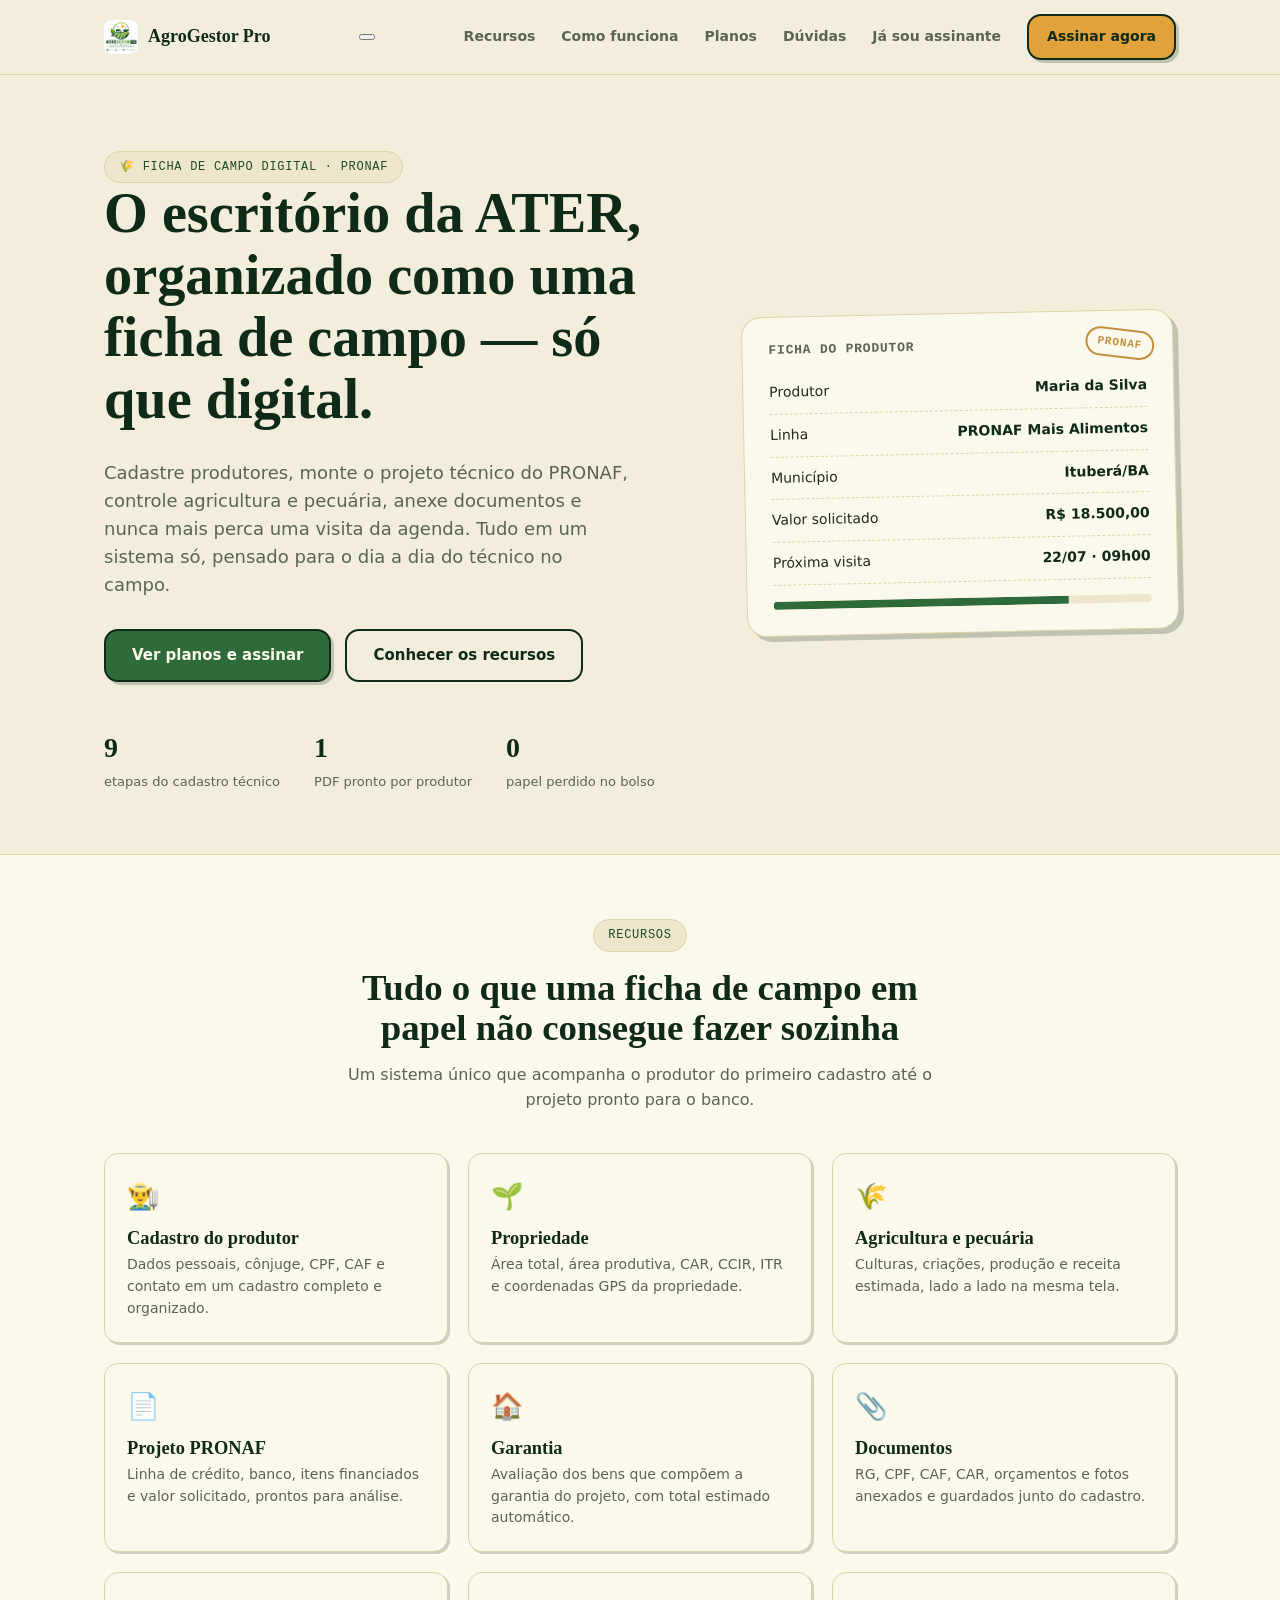
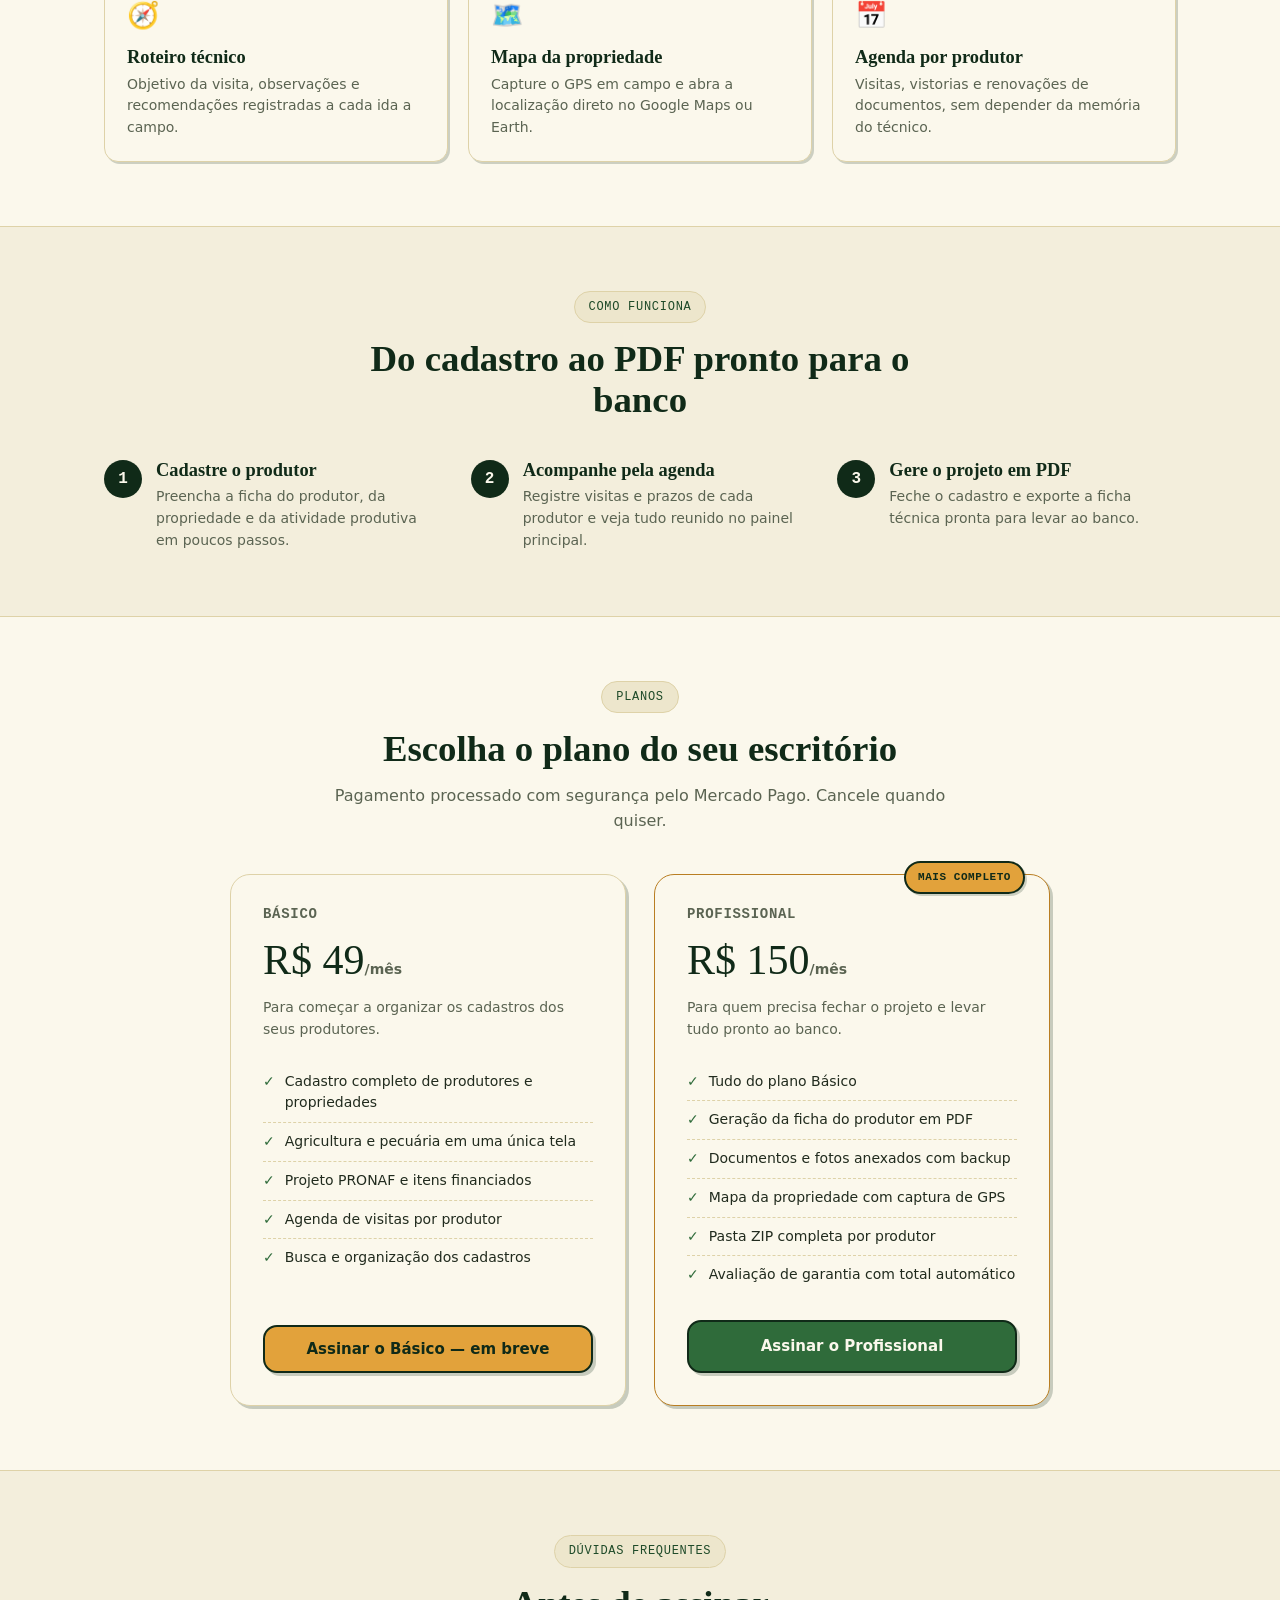
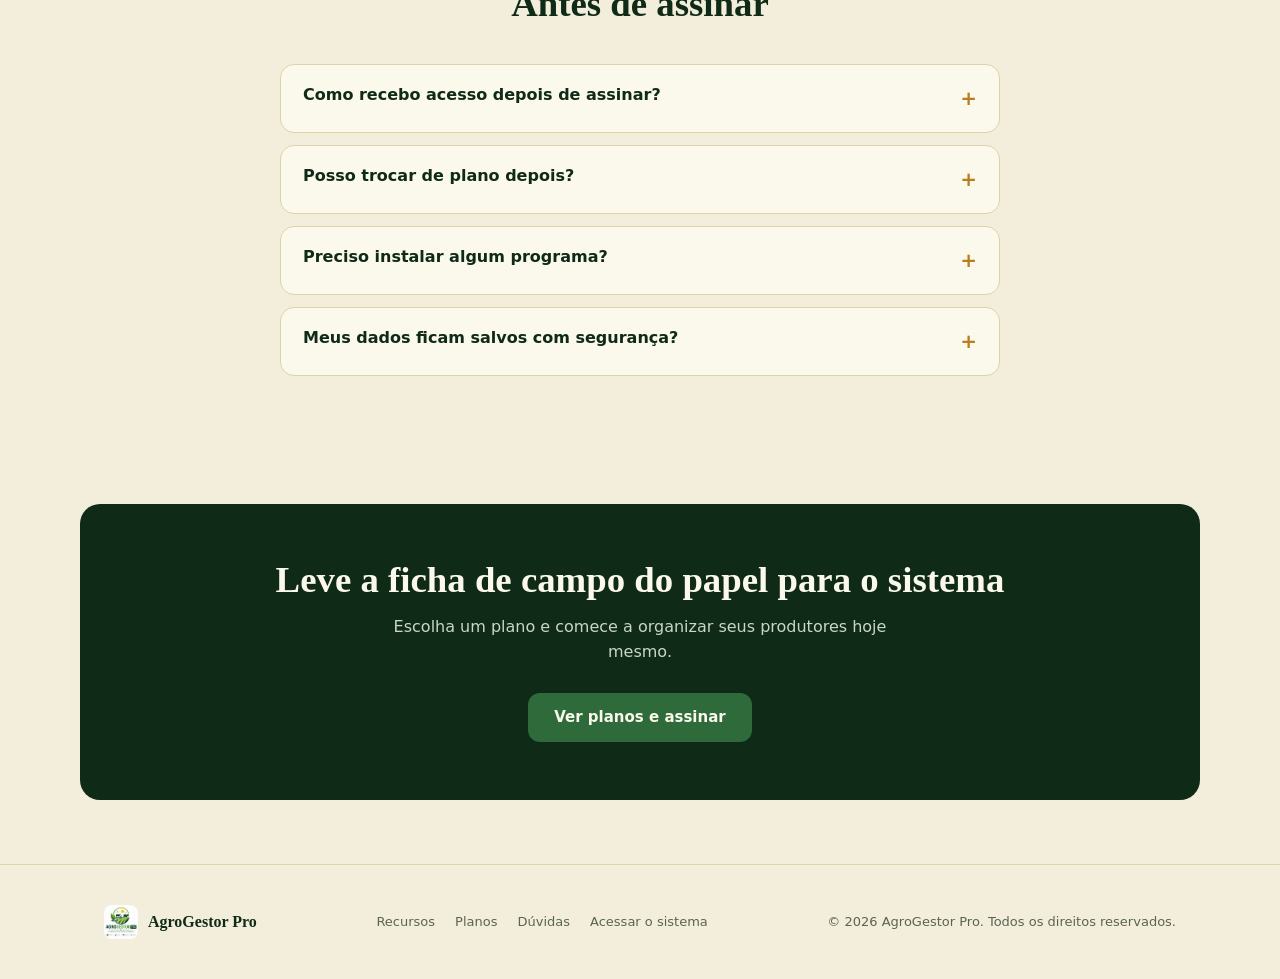
<file: index.html>
<!DOCTYPE html>
<html lang="pt-BR">
<head>
<meta charset="UTF-8" />
<meta name="viewport" content="width=device-width, initial-scale=1.0" />
<title>AgroGestor Pro — Ficha de campo digital para técnicos de ATER</title>
<meta name="description" content="Cadastre produtores, monte projetos PRONAF e organize a agenda de visitas em um único lugar. Conheça os planos do AgroGestor Pro." />
<link rel="canonical" href="https://agrogestropro.com.br/" />

<!-- Segurança: cabeçalhos que o navegador consegue aplicar via meta tag.
     O restante (X-Frame-Options, HSTS etc.) está no arquivo _headers, que
     precisa ser servido pelo host — meta tag sozinha não cobre tudo. -->
<meta http-equiv="Content-Security-Policy" content="default-src 'self'; style-src 'self' https://fonts.googleapis.com; font-src https://fonts.gstatic.com; img-src 'self' data:; script-src 'self'; frame-ancestors 'none'; base-uri 'self'; form-action 'self' https://www.mercadopago.com.br https://mpago.la; upgrade-insecure-requests" />
<meta name="referrer" content="strict-origin-when-cross-origin" />
<meta name="robots" content="index, follow" />

<!-- Open Graph / compartilhamento -->
<meta property="og:type" content="website" />
<meta property="og:title" content="AgroGestor Pro — Ficha de campo digital para técnicos de ATER" />
<meta property="og:description" content="Cadastre produtores, monte projetos PRONAF e organize a agenda de visitas em um único lugar." />
<meta property="og:image" content="https://agrogestorpro.com.br/assets/logo.png" />
<meta property="og:url" content="https://agrogestorpro.com.br/" />
<meta property="og:locale" content="pt_BR" />
<meta name="twitter:card" content="summary" />

<link rel="icon" type="image/png" href="assets/logo.png" />
<link rel="apple-touch-icon" href="assets/logo.png" />
<link rel="preconnect" href="https://fonts.googleapis.com" />
<link rel="preconnect" href="https://fonts.gstatic.com" crossorigin />
<link rel="stylesheet" href="style.css" />

<script type="application/ld+json">
{
  "@context": "https://schema.org",
  "@type": "SoftwareApplication",
  "name": "AgroGestor Pro",
  "applicationCategory": "BusinessApplication",
  "operatingSystem": "Web",
  "description": "Ficha de campo digital para técnicos de ATER: cadastro de produtores, projetos PRONAF e agenda de visitas.",
  "offers": [
    { "@type": "Offer", "name": "Básico", "price": "49.00", "priceCurrency": "BRL" },
    { "@type": "Offer", "name": "Profissional", "price": "150.00", "priceCurrency": "BRL" }
  ]
}
</script>
</head>
<body>

<nav class="nav">
  <div class="container">
    <a href="#topo" class="brand"><img src="assets/logo.png" alt="AgroGestor Pro" width="34" height="34"><strong>AgroGestor Pro</strong></a>
    <button class="nav-toggle" id="navToggle" aria-expanded="false" aria-controls="navLinks" aria-label="Abrir menu">
      <span></span><span></span><span></span>
    </button>
    <div class="nav-links" id="navLinks">
      <a href="#recursos">Recursos</a>
      <a href="#como-funciona">Como funciona</a>
      <a href="#planos">Planos</a>
      <a href="#faq">Dúvidas</a>
      <a class="nav-login" href="https://www.agrogestorpro.com.br/" title="Para quem já assina" rel="noopener noreferrer">Já sou assinante</a>
      <a class="btn" href="#planos">Assinar agora</a>
    </div>
  </div>
</nav>

<header class="hero" id="topo">
  <div class="container">
    <div>
      <span class="tag">🌾 Ficha de campo digital · PRONAF</span>
      <h1>O escritório da ATER, organizado como uma ficha de campo — só que digital.</h1>
      <p class="hero-lead">Cadastre produtores, monte o projeto técnico do PRONAF, controle agricultura e pecuária, anexe documentos e nunca mais perca uma visita da agenda. Tudo em um sistema só, pensado para o dia a dia do técnico no campo.</p>
      <div class="hero-ctas">
        <a class="btn primary" href="#planos">Ver planos e assinar</a>
        <a class="btn ghost" href="#recursos">Conhecer os recursos</a>
      </div>
      <div class="hero-stats">
        <div><strong>9</strong><span>etapas do cadastro técnico</span></div>
        <div><strong>1</strong><span>PDF pronto por produtor</span></div>
        <div><strong>0</strong><span>papel perdido no bolso</span></div>
      </div>
    </div>
    <div class="ficha-card">
      <h3>Ficha do produtor</h3>
      <div class="ficha-row"><span>Produtor</span><b>Maria da Silva</b></div>
      <div class="ficha-row"><span>Linha</span><b>PRONAF Mais Alimentos</b></div>
      <div class="ficha-row"><span>Município</span><b>Ituberá/BA</b></div>
      <div class="ficha-row"><span>Valor solicitado</span><b>R$ 18.500,00</b></div>
      <div class="ficha-row"><span>Próxima visita</span><b>22/07 · 09h00</b></div>
      <div class="ficha-progress"><span></span></div>
    </div>
  </div>
</header>

<section id="recursos" class="alt">
  <div class="container">
    <div class="section-head">
      <span class="tag">Recursos</span>
      <h2>Tudo o que uma ficha de campo em papel não consegue fazer sozinha</h2>
      <p class="muted">Um sistema único que acompanha o produtor do primeiro cadastro até o projeto pronto para o banco.</p>
    </div>
    <div class="features-grid">
      <div class="feature"><span>👨‍🌾</span><h3>Cadastro do produtor</h3><p>Dados pessoais, cônjuge, CPF, CAF e contato em um cadastro completo e organizado.</p></div>
      <div class="feature"><span>🌱</span><h3>Propriedade</h3><p>Área total, área produtiva, CAR, CCIR, ITR e coordenadas GPS da propriedade.</p></div>
      <div class="feature"><span>🌾</span><h3>Agricultura e pecuária</h3><p>Culturas, criações, produção e receita estimada, lado a lado na mesma tela.</p></div>
      <div class="feature"><span>📄</span><h3>Projeto PRONAF</h3><p>Linha de crédito, banco, itens financiados e valor solicitado, prontos para análise.</p></div>
      <div class="feature"><span>🏠</span><h3>Garantia</h3><p>Avaliação dos bens que compõem a garantia do projeto, com total estimado automático.</p></div>
      <div class="feature"><span>📎</span><h3>Documentos</h3><p>RG, CPF, CAF, CAR, orçamentos e fotos anexados e guardados junto do cadastro.</p></div>
      <div class="feature"><span>🧭</span><h3>Roteiro técnico</h3><p>Objetivo da visita, observações e recomendações registradas a cada ida a campo.</p></div>
      <div class="feature"><span>🗺️</span><h3>Mapa da propriedade</h3><p>Capture o GPS em campo e abra a localização direto no Google Maps ou Earth.</p></div>
      <div class="feature"><span>📅</span><h3>Agenda por produtor</h3><p>Visitas, vistorias e renovações de documentos, sem depender da memória do técnico.</p></div>
    </div>
  </div>
</section>

<section id="como-funciona">
  <div class="container">
    <div class="section-head">
      <span class="tag">Como funciona</span>
      <h2>Do cadastro ao PDF pronto para o banco</h2>
    </div>
    <div class="steps">
      <div class="step"><h3>Cadastre o produtor</h3><p>Preencha a ficha do produtor, da propriedade e da atividade produtiva em poucos passos.</p></div>
      <div class="step"><h3>Acompanhe pela agenda</h3><p>Registre visitas e prazos de cada produtor e veja tudo reunido no painel principal.</p></div>
      <div class="step"><h3>Gere o projeto em PDF</h3><p>Feche o cadastro e exporte a ficha técnica pronta para levar ao banco.</p></div>
    </div>
  </div>
</section>

<section id="planos" class="alt">
  <div class="container">
    <div class="section-head">
      <span class="tag">Planos</span>
      <h2>Escolha o plano do seu escritório</h2>
      <p class="muted">Pagamento processado com segurança pelo Mercado Pago. Cancele quando quiser.</p>
    </div>
    <div class="plans">
      <div class="plan">
        <h3>Básico</h3>
        <div class="price">R$ 49<small>/mês</small></div>
        <p class="plan-desc">Para começar a organizar os cadastros dos seus produtores.</p>
        <ul>
          <li>Cadastro completo de produtores e propriedades</li>
          <li>Agricultura e pecuária em uma única tela</li>
          <li>Projeto PRONAF e itens financiados</li>
          <li>Agenda de visitas por produtor</li>
          <li>Busca e organização dos cadastros</li>
        </ul>
        <!-- IMPORTANTE: ainda falta o link de pagamento real do plano Básico no Mercado Pago.
             Até lá, este botão NÃO deve ser um href="#" morto (isso rola a página pro topo e
             passa a impressão de link quebrado). Ele fica desabilitado com aviso claro. Assim
             que você tiver o link do Mercado Pago para o Básico, troque o <span> por um <a
             class="btn block" href="SEU_LINK_MERCADO_PAGO" rel="noopener noreferrer"> normal. -->
        <button class="btn block" id="linkBasico" type="button" disabled aria-disabled="true" title="Link de pagamento em configuração">Assinar o Básico — em breve</button>
      </div>
      <div class="plan pro">
        <span class="plan-badge">Mais completo</span>
        <h3>Profissional</h3>
        <div class="price">R$ 150<small>/mês</small></div>
        <p class="plan-desc">Para quem precisa fechar o projeto e levar tudo pronto ao banco.</p>
        <ul>
          <li>Tudo do plano Básico</li>
          <li>Geração da ficha do produtor em PDF</li>
          <li>Documentos e fotos anexados com backup</li>
          <li>Mapa da propriedade com captura de GPS</li>
          <li>Pasta ZIP completa por produtor</li>
          <li>Avaliação de garantia com total automático</li>
        </ul>
        <a class="btn primary block" href="https://mpago.la/2Jd6k8a" id="linkPro" target="_blank" rel="noopener noreferrer">Assinar o Profissional</a>
      </div>
    </div>
  </div>
</section>

<section id="faq">
  <div class="container">
    <div class="section-head">
      <span class="tag">Dúvidas frequentes</span>
      <h2>Antes de assinar</h2>
    </div>
    <div class="faq">
      <details>
        <summary>Como recebo acesso depois de assinar?</summary>
        <p>Assim que o pagamento é aprovado pelo Mercado Pago, você é direcionado para a página de confirmação com o botão de acesso ao sistema.</p>
      </details>
      <details>
        <summary>Posso trocar de plano depois?</summary>
        <p>Sim. Você pode migrar do Básico para o Profissional quando precisar dos recursos de PDF, documentos e mapa.</p>
      </details>
      <details>
        <summary>Preciso instalar algum programa?</summary>
        <p>Não. O AgroGestor Pro funciona pelo navegador, direto no computador ou celular.</p>
      </details>
      <details>
        <summary>Meus dados ficam salvos com segurança?</summary>
        <p>Sim, os cadastros ficam guardados na sua conta, protegidos por login e senha.</p>
      </details>
    </div>
  </div>
</section>

<section class="cta-final">
  <div class="container">
    <h2>Leve a ficha de campo do papel para o sistema</h2>
    <p>Escolha um plano e comece a organizar seus produtores hoje mesmo.</p>
    <a class="btn primary" href="#planos">Ver planos e assinar</a>
  </div>
</section>

<footer class="site">
  <div class="container">
    <a href="#topo" class="brand"><img src="assets/logo.png" alt="AgroGestor Pro" width="34" height="34" loading="lazy"><strong>AgroGestor Pro</strong></a>
    <div class="foot-links">
      <a href="#recursos">Recursos</a>
      <a href="#planos">Planos</a>
      <a href="#faq">Dúvidas</a>
      <a href="https://agrogestropro.com.br" target="_blank" rel="noopener noreferrer">Acessar o sistema</a>
    </div>
    <small>© <span id="ano"></span> AgroGestor Pro. Todos os direitos reservados.</small>
  </div>
</footer>

<script src="script.js" defer></script>
</body>
</html>
</file>
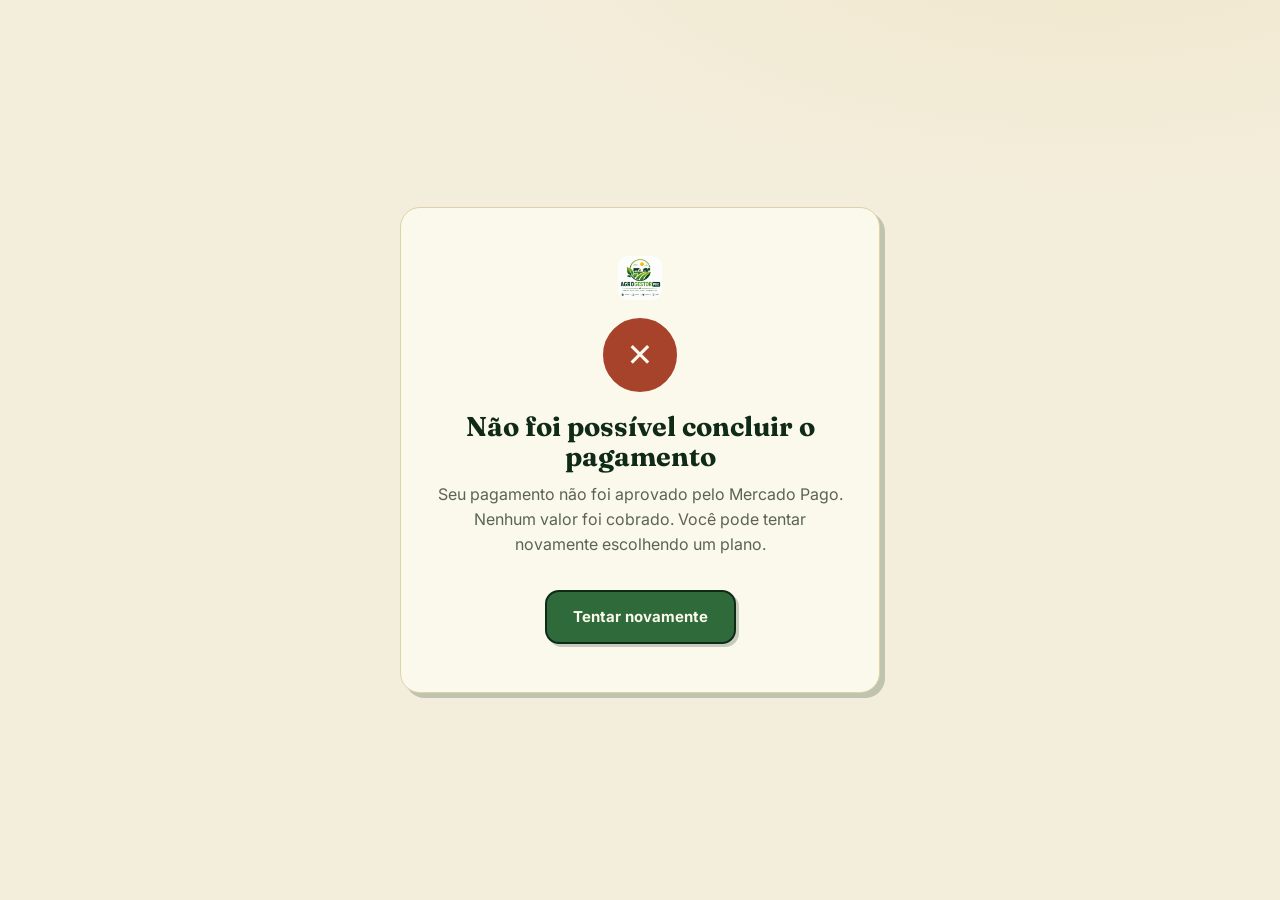
<file: erro.html>
<!DOCTYPE html>
<html lang="pt-BR">
<head>
<meta charset="UTF-8" />
<meta name="viewport" content="width=device-width, initial-scale=1.0" />
<title>Pagamento não concluído — AgroGestor Pro</title>
<link rel="icon" type="image/png" href="assets/logo.png" />
<link rel="preconnect" href="https://fonts.googleapis.com" />
<link rel="preconnect" href="https://fonts.gstatic.com" crossorigin />
<link rel="stylesheet" href="style.css" />
</head>
<body>
  <div class="status-screen">
    <div class="status-card fail">
      <img src="assets/logo.png" alt="AgroGestor Pro" class="status-logo">
      <div class="stamp-icon">✕</div>
      <h1>Não foi possível concluir o pagamento</h1>
      <p>Seu pagamento não foi aprovado pelo Mercado Pago. Nenhum valor foi cobrado. Você pode tentar novamente escolhendo um plano.</p>
      <a class="btn primary" href="index.html#planos">Tentar novamente</a>
    </div>
  </div>
</body>
</html>
</file>
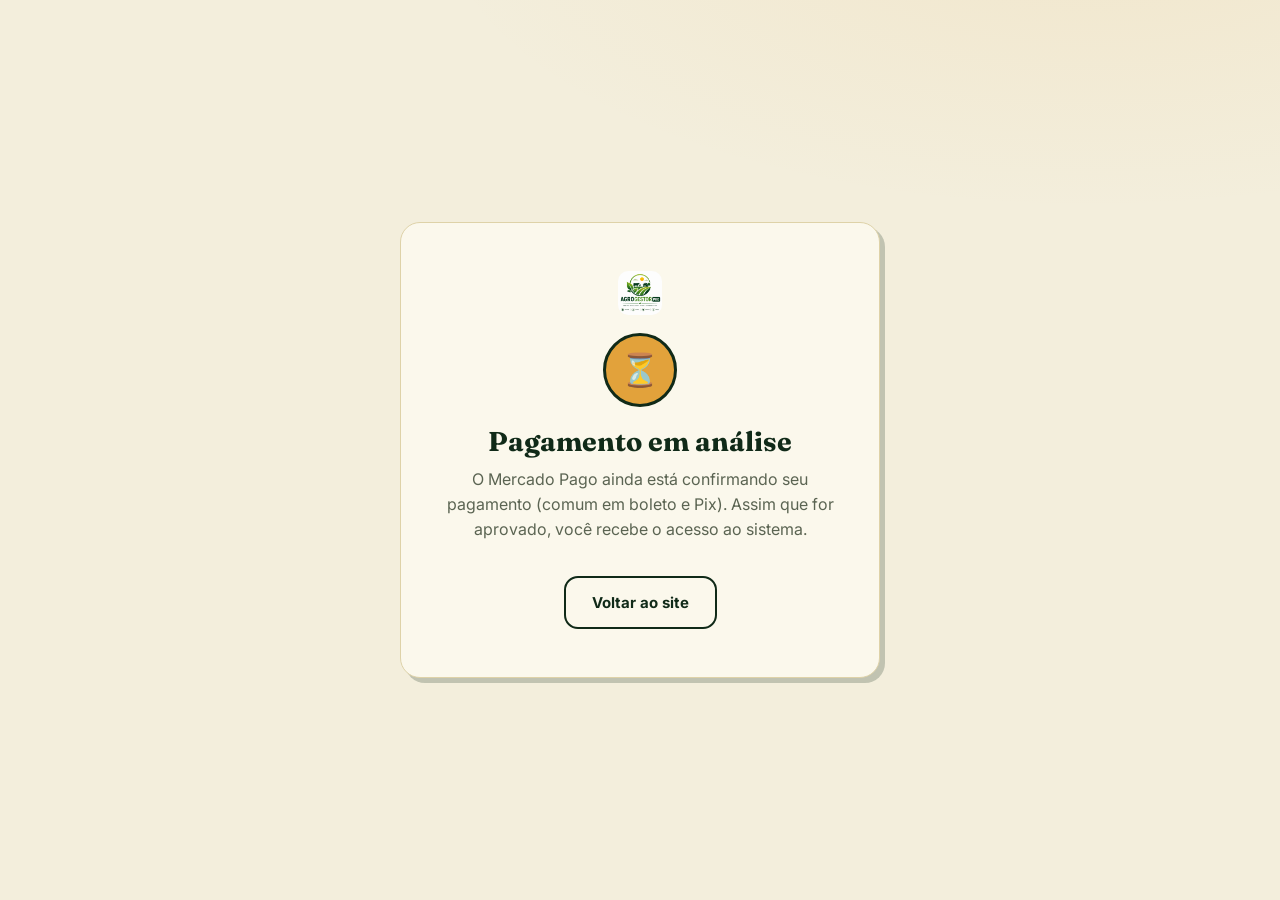
<file: pendente.html>
<!DOCTYPE html>
<html lang="pt-BR">
<head>
<meta charset="UTF-8" />
<meta name="viewport" content="width=device-width, initial-scale=1.0" />
<title>Pagamento em análise — AgroGestor Pro</title>
<link rel="icon" type="image/png" href="assets/logo.png" />
<link rel="preconnect" href="https://fonts.googleapis.com" />
<link rel="preconnect" href="https://fonts.gstatic.com" crossorigin />
<link rel="stylesheet" href="style.css" />
</head>
<body>
  <div class="status-screen">
    <div class="status-card warn">
      <img src="assets/logo.png" alt="AgroGestor Pro" class="status-logo">
      <div class="stamp-icon">⏳</div>
      <h1>Pagamento em análise</h1>
      <p>O Mercado Pago ainda está confirmando seu pagamento (comum em boleto e Pix). Assim que for aprovado, você recebe o acesso ao sistema.</p>
      <a class="btn ghost" href="index.html">Voltar ao site</a>
    </div>
  </div>
</body>
</html>
</file>
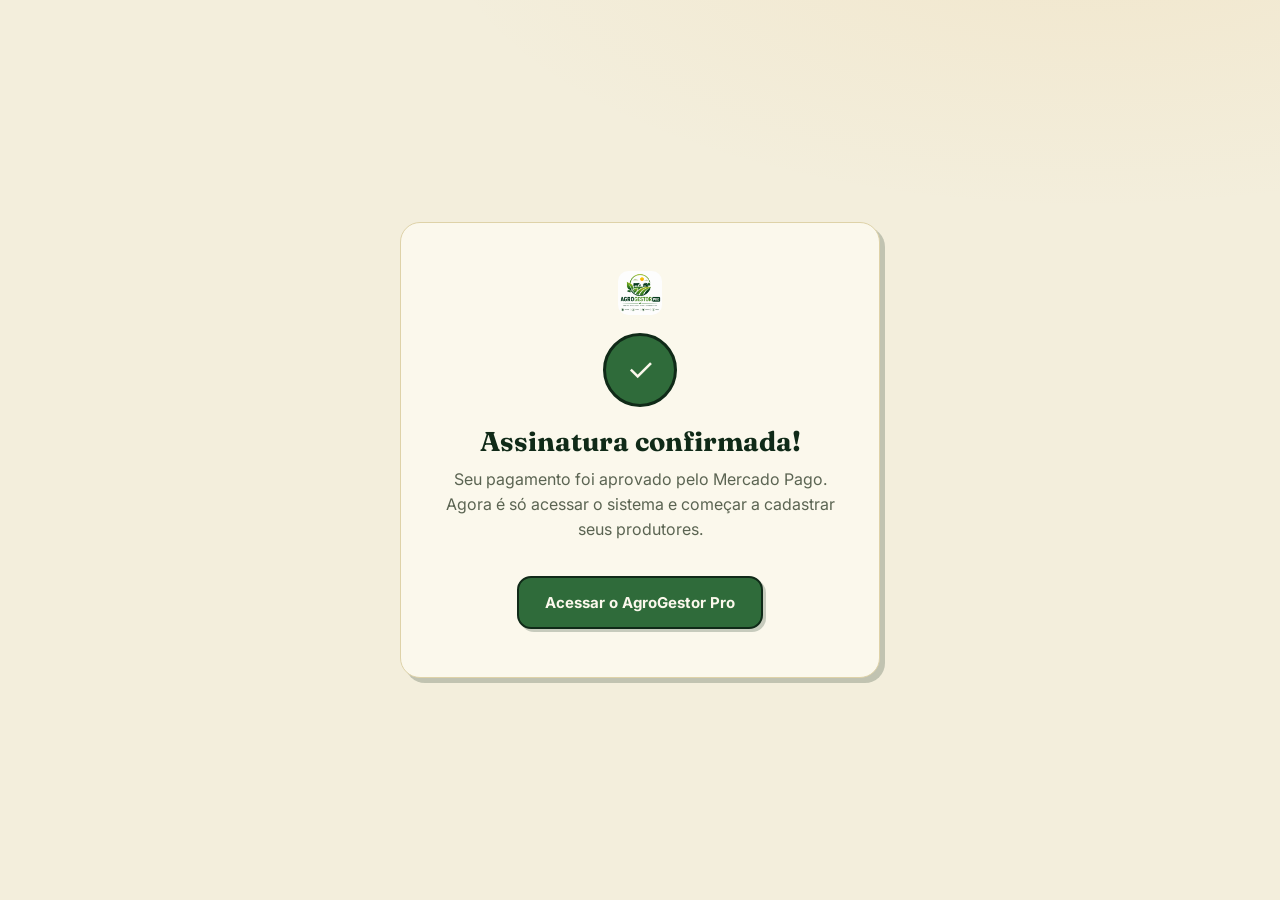
<file: sucesso.html>
<!DOCTYPE html>
<html lang="pt-BR">
<head>
<meta charset="UTF-8" />
<meta name="viewport" content="width=device-width, initial-scale=1.0" />
<title>Assinatura confirmada — AgroGestor Pro</title>
<link rel="icon" type="image/png" href="assets/logo.png" />
<link rel="preconnect" href="https://fonts.googleapis.com" />
<link rel="preconnect" href="https://fonts.gstatic.com" crossorigin />
<link rel="stylesheet" href="style.css" />
</head>
<body>
  <div class="status-screen">
    <div class="status-card ok">
      <img src="assets/logo.png" alt="AgroGestor Pro" class="status-logo">
      <div class="stamp-icon">✓</div>
      <h1>Assinatura confirmada!</h1>
      <p>Seu pagamento foi aprovado pelo Mercado Pago. Agora é só acessar o sistema e começar a cadastrar seus produtores.</p>
      <a class="btn primary" href="https://agrogestropro.com.br">Acessar o AgroGestor Pro</a>
    </div>
  </div>
</body>
</html>
</file>
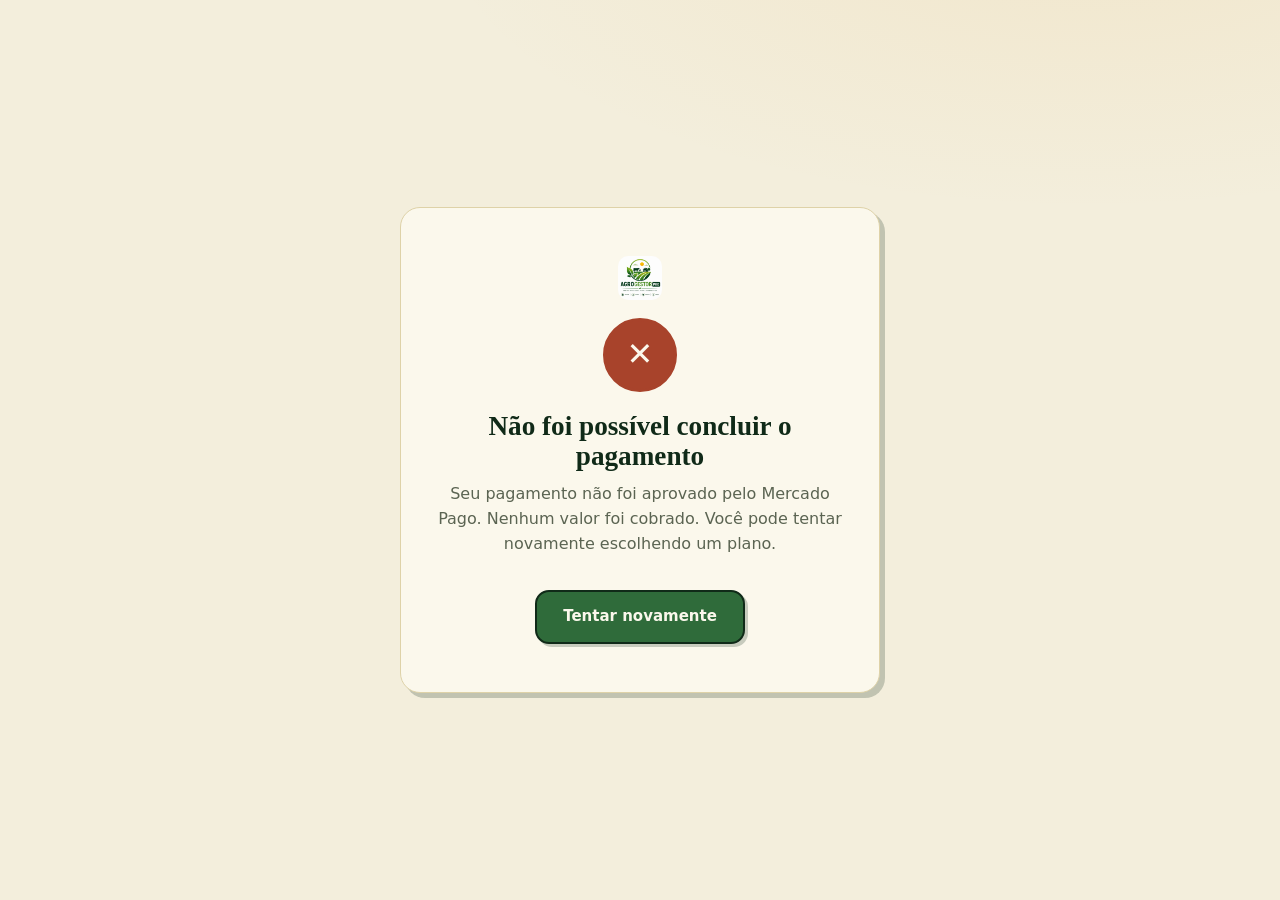
<file: agrogestor-site/erro.html>
<!DOCTYPE html>
<html lang="pt-BR">
<head>
<meta charset="UTF-8" />
<meta name="viewport" content="width=device-width, initial-scale=1.0" />
<title>Pagamento não concluído — AgroGestor Pro</title>
<meta name="robots" content="noindex, nofollow" />
<meta http-equiv="Content-Security-Policy" content="default-src 'self'; style-src 'self' https://fonts.googleapis.com; font-src https://fonts.gstatic.com; img-src 'self' data:; script-src 'self'; frame-ancestors 'none'; base-uri 'self'; upgrade-insecure-requests" />
<meta name="referrer" content="strict-origin-when-cross-origin" />
<link rel="icon" type="image/png" href="assets/logo.png" />
<link rel="preconnect" href="https://fonts.googleapis.com" />
<link rel="preconnect" href="https://fonts.gstatic.com" crossorigin />
<link rel="stylesheet" href="style.css" />
</head>
<body>
  <div class="status-screen">
    <div class="status-card fail">
      <img src="assets/logo.png" alt="AgroGestor Pro" class="status-logo" width="44" height="44">
      <div class="stamp-icon">✕</div>
      <h1>Não foi possível concluir o pagamento</h1>
      <p>Seu pagamento não foi aprovado pelo Mercado Pago. Nenhum valor foi cobrado. Você pode tentar novamente escolhendo um plano.</p>
      <a class="btn primary" href="index.html#planos">Tentar novamente</a>
    </div>
  </div>
</body>
</html>
</file>
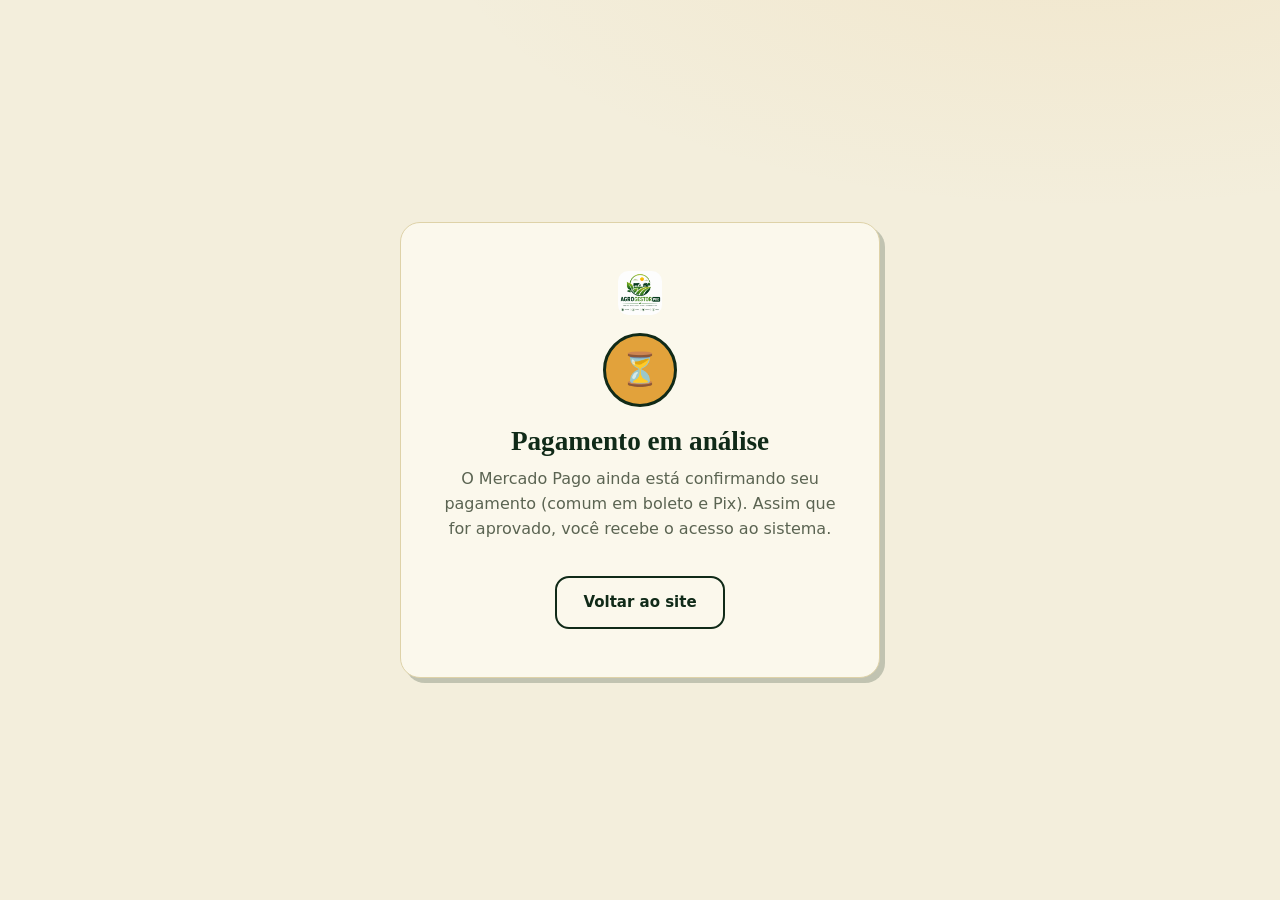
<file: agrogestor-site/pendente.html>
<!DOCTYPE html>
<html lang="pt-BR">
<head>
<meta charset="UTF-8" />
<meta name="viewport" content="width=device-width, initial-scale=1.0" />
<title>Pagamento em análise — AgroGestor Pro</title>
<meta name="robots" content="noindex, nofollow" />
<meta http-equiv="Content-Security-Policy" content="default-src 'self'; style-src 'self' https://fonts.googleapis.com; font-src https://fonts.gstatic.com; img-src 'self' data:; script-src 'self'; frame-ancestors 'none'; base-uri 'self'; upgrade-insecure-requests" />
<meta name="referrer" content="strict-origin-when-cross-origin" />
<link rel="icon" type="image/png" href="assets/logo.png" />
<link rel="preconnect" href="https://fonts.googleapis.com" />
<link rel="preconnect" href="https://fonts.gstatic.com" crossorigin />
<link rel="stylesheet" href="style.css" />
</head>
<body>
  <div class="status-screen">
    <div class="status-card warn">
      <img src="assets/logo.png" alt="AgroGestor Pro" class="status-logo" width="44" height="44">
      <div class="stamp-icon">⏳</div>
      <h1>Pagamento em análise</h1>
      <p>O Mercado Pago ainda está confirmando seu pagamento (comum em boleto e Pix). Assim que for aprovado, você recebe o acesso ao sistema.</p>
      <a class="btn ghost" href="index.html">Voltar ao site</a>
    </div>
  </div>
</body>
</html>
</file>
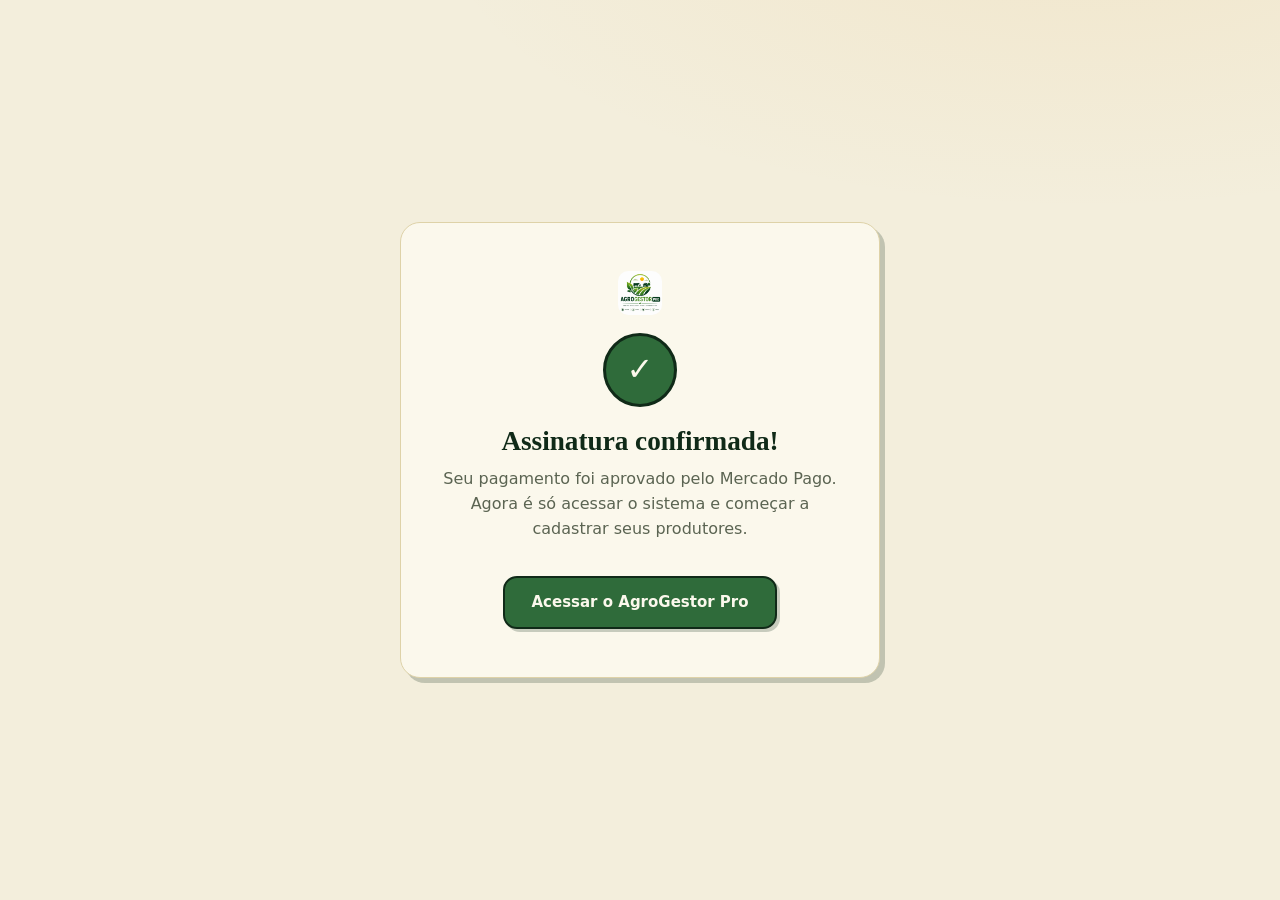
<file: agrogestor-site/sucesso.html>
<!DOCTYPE html>
<html lang="pt-BR">
<head>
<meta charset="UTF-8" />
<meta name="viewport" content="width=device-width, initial-scale=1.0" />
<title>Assinatura confirmada — AgroGestor Pro</title>
<meta name="robots" content="noindex, nofollow" />
<meta http-equiv="Content-Security-Policy" content="default-src 'self'; style-src 'self' https://fonts.googleapis.com; font-src https://fonts.gstatic.com; img-src 'self' data:; script-src 'self'; frame-ancestors 'none'; base-uri 'self'; upgrade-insecure-requests" />
<meta name="referrer" content="strict-origin-when-cross-origin" />
<link rel="icon" type="image/png" href="assets/logo.png" />
<link rel="preconnect" href="https://fonts.googleapis.com" />
<link rel="preconnect" href="https://fonts.gstatic.com" crossorigin />
<link rel="stylesheet" href="style.css" />
</head>
<body>
  <div class="status-screen">
    <div class="status-card ok">
      <img src="assets/logo.png" alt="AgroGestor Pro" class="status-logo" width="44" height="44">
      <div class="stamp-icon">✓</div>
      <h1>Assinatura confirmada!</h1>
      <p>Seu pagamento foi aprovado pelo Mercado Pago. Agora é só acessar o sistema e começar a cadastrar seus produtores.</p>
      <a class="btn primary" href="https://agrogestropro.com.br" target="_blank" rel="noopener noreferrer">Acessar o AgroGestor Pro</a>
    </div>
  </div>
</body>
</html>
</file>
<file: style.css>
/* =========================================================================
   AgroGestor Pro — site institucional
   Mesma identidade visual do sistema: "ficha de campo" — caderno de técnico
   de ATER, papel kraft, tinta verde-mata, carimbo dourado.
   ========================================================================= */

@import url('https://fonts.googleapis.com/css2?family=Fraunces:opsz,wght@9..144,500..800&family=Inter:wght@400;500;600;700;800&family=JetBrains+Mono:wght@500;600;700&display=swap');

:root{
  --paper:#F3EEDC;
  --paper-2:#FBF8EC;
  --paper-3:#EDE6CC;
  --ink:#212B1E;
  --ink-soft:#5B6452;
  --capim:#2F6B3A;
  --capim-dark:#1E4A28;
  --capim-deep:#102A18;
  --sol:#E2A23B;
  --sol-dark:#B97E22;
  --terra:#9C5F35;
  --terra-light:#DCC79B;
  --linha:#DED2A8;
  --alerta:#A8432B;
  --ok:#2F6B3A;

  --font-display:'Fraunces',Georgia,serif;
  --font-body:'Inter',system-ui,-apple-system,Segoe UI,Arial,sans-serif;
  --font-mono:'JetBrains Mono',ui-monospace,SFMono-Regular,Consolas,monospace;

  --r-sm:9px; --r-md:14px; --r-lg:20px;
  --stamp:3px 3px 0 rgba(16,42,24,.22);
  --stamp-sm:2px 2px 0 rgba(16,42,24,.20);
  --stamp-hover:5px 5px 0 rgba(16,42,24,.22);
  --stamp-press:1px 1px 0 rgba(16,42,24,.22);
}

*{box-sizing:border-box}
@media (prefers-reduced-motion:no-preference){ html{scroll-behavior:smooth} }
::selection{background:var(--sol);color:var(--ink)}
:focus-visible{outline:3px solid var(--sol);outline-offset:2px;border-radius:6px}

body{
  margin:0;
  font-family:var(--font-body);
  background:
    radial-gradient(1100px 500px at 85% -10%, rgba(226,162,59,.10), transparent 60%),
    var(--paper);
  color:var(--ink);
  line-height:1.55;
}

img{max-width:100%;display:block}
a{color:inherit}
.container{max-width:1120px;margin:0 auto;padding:0 24px}
.muted{color:var(--ink-soft)}

/* eyebrow / tag ------------------------------------------------------- */
.tag{
  display:inline-flex;align-items:center;gap:8px;
  font-family:var(--font-mono);font-size:12px;letter-spacing:.06em;text-transform:uppercase;
  color:var(--capim-dark);background:var(--paper-3);
  border:1px solid var(--linha);border-radius:999px;padding:6px 14px;
}

/* headings -------------------------------------------------------------*/
h1,h2,h3{font-family:var(--font-display);color:var(--capim-deep);margin:0 0 .4em;line-height:1.1}
h1{font-size:clamp(2.2rem,4.4vw,3.6rem);font-weight:700}
h2{font-size:clamp(1.6rem,3vw,2.3rem);font-weight:650}
h3{font-size:1.15rem;font-weight:650}
p{margin:0 0 1em}

/* buttons ---------------------------------------------------------------*/
.btn{
  display:inline-flex;align-items:center;justify-content:center;gap:8px;
  font-family:var(--font-body);font-weight:700;font-size:15px;
  padding:13px 26px;border-radius:var(--r-md);border:2px solid var(--capim-deep);
  background:var(--sol);color:var(--capim-deep);
  box-shadow:var(--stamp);cursor:pointer;text-decoration:none;
  transition:transform .12s ease, box-shadow .12s ease;
}
.btn:hover{transform:translate(-2px,-2px);box-shadow:var(--stamp-hover)}
.btn:active{transform:translate(1px,1px);box-shadow:var(--stamp-press)}
.btn.primary{background:var(--capim);color:var(--paper-2);border-color:var(--capim-deep)}
.btn.ghost{background:transparent;color:var(--capim-deep);box-shadow:none}
.btn.ghost:hover{transform:none;background:var(--paper-3)}
.btn.block{width:100%}

/* =========================================================================
   Nav
   ========================================================================= */
.nav{
  position:sticky;top:0;z-index:20;
  background:rgba(243,238,220,.9);backdrop-filter:blur(6px);
  border-bottom:1px solid var(--linha);
}
.nav .container{display:flex;align-items:center;justify-content:space-between;padding:14px 24px}
.brand{display:flex;align-items:center;gap:10px;text-decoration:none}
.brand img{width:34px;height:34px;border-radius:8px}
.brand strong{font-family:var(--font-display);font-size:18px;color:var(--capim-deep)}
.nav-links{display:flex;align-items:center;gap:26px}
.nav-links a:not(.btn){font-size:14px;font-weight:600;color:var(--ink-soft);text-decoration:none}
.nav-links a:not(.btn):hover{color:var(--capim-dark)}
.nav-login{font-size:13px;font-weight:700;color:var(--capim-dark);text-decoration:underline;text-underline-offset:3px}
.nav .btn{padding:10px 18px;font-size:14px}

/* =========================================================================
   Hero
   ========================================================================= */
.hero{padding:76px 0 60px;position:relative;overflow:hidden}
.hero .container{display:grid;grid-template-columns:1.15fr .85fr;gap:56px;align-items:center}
.hero h1{margin-bottom:.5em}
.hero-lead{font-size:18px;color:var(--ink-soft);max-width:46ch}
.hero-ctas{display:flex;gap:14px;margin-top:30px;flex-wrap:wrap}
.hero-stats{display:flex;gap:34px;margin-top:44px;flex-wrap:wrap}
.hero-stats div strong{display:block;font-family:var(--font-display);font-size:28px;color:var(--capim-deep)}
.hero-stats div span{font-size:13px;color:var(--ink-soft)}

/* the "ficha" mock card, stands in for a hero image */
.ficha-card{
  background:var(--paper-2);border:1px solid var(--linha);border-radius:var(--r-lg);
  box-shadow:var(--stamp-hover);padding:26px;position:relative;transform:rotate(-1.2deg);
}
.ficha-card::before{
  content:'PRONAF';position:absolute;top:18px;right:18px;
  font-family:var(--font-mono);font-size:11px;font-weight:700;letter-spacing:.08em;
  color:var(--sol-dark);border:2px solid var(--sol-dark);border-radius:999px;
  padding:4px 10px;transform:rotate(8deg);opacity:.85;
}
.ficha-card h3{font-family:var(--font-mono);font-size:13px;text-transform:uppercase;letter-spacing:.06em;color:var(--ink-soft);margin-bottom:14px}
.ficha-row{display:flex;justify-content:space-between;padding:10px 0;border-bottom:1px dashed var(--linha);font-size:14px}
.ficha-row:last-child{border-bottom:none}
.ficha-row b{color:var(--capim-deep)}
.ficha-progress{margin-top:16px;height:8px;border-radius:99px;background:var(--paper-3);overflow:hidden}
.ficha-progress span{display:block;height:100%;width:78%;background:var(--capim)}

/* =========================================================================
   Section shells
   ========================================================================= */
section{padding:64px 0}
.section-head{max-width:640px;margin:0 auto 40px;text-align:center}
.section-head .tag{margin-bottom:16px}
.alt{background:var(--paper-2);border-top:1px solid var(--linha);border-bottom:1px solid var(--linha)}

/* =========================================================================
   Recursos (features)
   ========================================================================= */
.features-grid{display:grid;grid-template-columns:repeat(3,1fr);gap:20px}
.feature{
  background:var(--paper-2);border:1px solid var(--linha);border-radius:var(--r-md);
  padding:22px;box-shadow:var(--stamp-sm);
}
.feature span{font-size:26px}
.feature h3{margin:12px 0 6px}
.feature p{margin:0;font-size:14px;color:var(--ink-soft)}

/* =========================================================================
   Como funciona
   ========================================================================= */
.steps{display:grid;grid-template-columns:repeat(3,1fr);gap:28px;counter-reset:step}
.step{position:relative;padding-left:52px}
.step::before{
  counter-increment:step;content:counter(step);
  position:absolute;left:0;top:0;width:38px;height:38px;border-radius:50%;
  background:var(--capim-deep);color:var(--paper-2);font-family:var(--font-mono);font-weight:700;
  display:flex;align-items:center;justify-content:center;
}
.step h3{margin-bottom:6px}
.step p{font-size:14px;color:var(--ink-soft);margin:0}

/* =========================================================================
   Planos
   ========================================================================= */
.plans{display:grid;grid-template-columns:repeat(2,1fr);gap:28px;max-width:820px;margin:0 auto}
.plan{
  background:var(--paper-2);border:1px solid var(--linha);border-radius:var(--r-lg);
  padding:32px;box-shadow:var(--stamp);position:relative;display:flex;flex-direction:column;
}
.plan.pro{border-color:var(--sol-dark)}
.plan-badge{
  position:absolute;top:-14px;right:24px;background:var(--sol);color:var(--capim-deep);
  font-family:var(--font-mono);font-size:11px;font-weight:700;letter-spacing:.05em;text-transform:uppercase;
  padding:6px 12px;border-radius:999px;border:2px solid var(--capim-deep);box-shadow:var(--stamp-sm);
}
.plan h3{font-family:var(--font-mono);text-transform:uppercase;letter-spacing:.05em;font-size:14px;color:var(--ink-soft);margin-bottom:6px}
.plan .price{font-family:var(--font-display);font-size:42px;color:var(--capim-deep);margin-bottom:4px}
.plan .price small{font-family:var(--font-body);font-size:14px;font-weight:600;color:var(--ink-soft)}
.plan .plan-desc{font-size:14px;color:var(--ink-soft);margin-bottom:22px}
.plan ul{list-style:none;margin:0 0 26px;padding:0;flex:1}
.plan li{display:flex;gap:10px;font-size:14px;padding:8px 0;border-bottom:1px dashed var(--linha)}
.plan li:last-child{border-bottom:none}
.plan li::before{content:'✓';color:var(--capim);font-weight:800}

/* =========================================================================
   FAQ
   ========================================================================= */
.faq{max-width:720px;margin:0 auto;display:grid;gap:12px}
.faq details{
  background:var(--paper-2);border:1px solid var(--linha);border-radius:var(--r-md);padding:18px 22px;
}
.faq summary{font-weight:700;cursor:pointer;color:var(--capim-deep);list-style:none;display:flex;justify-content:space-between;gap:12px}
.faq summary::-webkit-details-marker{display:none}
.faq summary::after{content:'+';font-size:20px;color:var(--sol-dark)}
.faq details[open] summary::after{content:'–'}
.faq p{margin:12px 0 0;font-size:14px;color:var(--ink-soft)}

/* =========================================================================
   CTA final
   ========================================================================= */
.cta-final{text-align:center}
.cta-final .container{
  background:var(--capim-deep);color:var(--paper-2);border-radius:var(--r-lg);
  padding:56px 40px;
}
.cta-final h2{color:var(--paper-2)}
.cta-final p{color:#C9D6C6;max-width:52ch;margin:0 auto 26px}

/* =========================================================================
   Footer
   ========================================================================= */
footer.site{padding:40px 0;border-top:1px solid var(--linha)}
footer.site .container{display:flex;justify-content:space-between;align-items:center;flex-wrap:wrap;gap:16px}
footer.site .brand strong{font-size:16px}
footer.site small{color:var(--ink-soft);font-size:13px}
.foot-links{display:flex;gap:20px}
.foot-links a{font-size:13px;color:var(--ink-soft);text-decoration:none}
.foot-links a:hover{color:var(--capim-dark)}

/* =========================================================================
   Página de retorno (sucesso / pendente / erro)
   ========================================================================= */
.status-screen{min-height:100vh;display:flex;align-items:center;justify-content:center;padding:24px}
.status-card{
  max-width:480px;width:100%;text-align:center;background:var(--paper-2);
  border:1px solid var(--linha);border-radius:var(--r-lg);box-shadow:var(--stamp-hover);
  padding:48px 36px;
}
.status-card .stamp-icon{
  width:74px;height:74px;border-radius:50%;display:flex;align-items:center;justify-content:center;
  margin:0 auto 20px;font-size:32px;border:3px solid var(--capim-deep);
}
.status-card.ok .stamp-icon{background:var(--capim);color:var(--paper-2)}
.status-card.warn .stamp-icon{background:var(--sol);color:var(--capim-deep)}
.status-card.fail .stamp-icon{background:var(--alerta);color:var(--paper-2);border-color:var(--alerta)}
.status-card h1{font-size:1.7rem;margin-bottom:10px}
.status-card p{color:var(--ink-soft)}
.status-card .btn{margin-top:18px}
.status-card .status-logo{width:44px;height:44px;margin:0 auto 18px;border-radius:10px}

/* =========================================================================
   Responsivo
   ========================================================================= */
@media (max-width:860px){
  .hero .container{grid-template-columns:1fr}
  .ficha-card{transform:none;justify-self:center;max-width:420px}
  .features-grid{grid-template-columns:repeat(2,1fr)}
  .steps{grid-template-columns:1fr}
  .plans{grid-template-columns:1fr}
  .nav-links{display:none}
}
@media (max-width:520px){
  .features-grid{grid-template-columns:1fr}
  .hero-stats{gap:22px}
}
</file>
<file: agrogestor-site/style.css>
/* =========================================================================
   AgroGestor Pro — site institucional
   Mesma identidade visual do sistema: "ficha de campo" — caderno de técnico
   de ATER, papel kraft, tinta verde-mata, carimbo dourado.
   ========================================================================= */

@import url('https://fonts.googleapis.com/css2?family=Fraunces:opsz,wght@9..144,500..800&family=Inter:wght@400;500;600;700;800&family=JetBrains+Mono:wght@500;600;700&display=swap');

:root{
  --paper:#F3EEDC;
  --paper-2:#FBF8EC;
  --paper-3:#EDE6CC;
  --ink:#212B1E;
  --ink-soft:#5B6452;
  --capim:#2F6B3A;
  --capim-dark:#1E4A28;
  --capim-deep:#102A18;
  --sol:#E2A23B;
  --sol-dark:#B97E22;
  --terra:#9C5F35;
  --terra-light:#DCC79B;
  --linha:#DED2A8;
  --alerta:#A8432B;
  --ok:#2F6B3A;

  --font-display:'Fraunces',Georgia,serif;
  --font-body:'Inter',system-ui,-apple-system,Segoe UI,Arial,sans-serif;
  --font-mono:'JetBrains Mono',ui-monospace,SFMono-Regular,Consolas,monospace;

  --r-sm:9px; --r-md:14px; --r-lg:20px;
  --stamp:3px 3px 0 rgba(16,42,24,.22);
  --stamp-sm:2px 2px 0 rgba(16,42,24,.20);
  --stamp-hover:5px 5px 0 rgba(16,42,24,.22);
  --stamp-press:1px 1px 0 rgba(16,42,24,.22);
}

*{box-sizing:border-box}
@media (prefers-reduced-motion:no-preference){ html{scroll-behavior:smooth} }
::selection{background:var(--sol);color:var(--ink)}
:focus-visible{outline:3px solid var(--sol);outline-offset:2px;border-radius:6px}

/* seções apontadas por âncora (#recursos, #planos...) não podem ficar
   escondidas atrás do nav fixo quando o navegador rola até elas */
section[id]{scroll-margin-top:76px}

body{
  margin:0;
  font-family:var(--font-body);
  background:
    radial-gradient(1100px 500px at 85% -10%, rgba(226,162,59,.10), transparent 60%),
    var(--paper);
  color:var(--ink);
  line-height:1.55;
}

img{max-width:100%;display:block}
a{color:inherit}
.container{max-width:1120px;margin:0 auto;padding:0 24px}
.muted{color:var(--ink-soft)}

/* eyebrow / tag ------------------------------------------------------- */
.tag{
  display:inline-flex;align-items:center;gap:8px;
  font-family:var(--font-mono);font-size:12px;letter-spacing:.06em;text-transform:uppercase;
  color:var(--capim-dark);background:var(--paper-3);
  border:1px solid var(--linha);border-radius:999px;padding:6px 14px;
}

/* headings -------------------------------------------------------------*/
h1,h2,h3{font-family:var(--font-display);color:var(--capim-deep);margin:0 0 .4em;line-height:1.1}
h1{font-size:clamp(2.2rem,4.4vw,3.6rem);font-weight:700}
h2{font-size:clamp(1.6rem,3vw,2.3rem);font-weight:650}
h3{font-size:1.15rem;font-weight:650}
p{margin:0 0 1em}

/* buttons ---------------------------------------------------------------*/
.btn{
  display:inline-flex;align-items:center;justify-content:center;gap:8px;
  font-family:var(--font-body);font-weight:700;font-size:15px;
  padding:13px 26px;border-radius:var(--r-md);border:2px solid var(--capim-deep);
  background:var(--sol);color:var(--capim-deep);
  box-shadow:var(--stamp);cursor:pointer;text-decoration:none;
  transition:transform .12s ease, box-shadow .12s ease;
}
.btn:hover{transform:translate(-2px,-2px);box-shadow:var(--stamp-hover)}
.btn:active{transform:translate(1px,1px);box-shadow:var(--stamp-press)}
.btn.primary{background:var(--capim);color:var(--paper-2);border-color:var(--capim-deep)}
.btn.ghost{background:transparent;color:var(--capim-deep);box-shadow:none}
.btn.ghost:hover{transform:none;background:var(--paper-3)}
.btn.block{width:100%}
.btn:disabled,
.btn[aria-disabled="true"]{
  cursor:not-allowed;opacity:.55;box-shadow:none;background:var(--paper-3);color:var(--ink-soft);
}
.btn:disabled:hover,
.btn[aria-disabled="true"]:hover{transform:none;box-shadow:none}

/* =========================================================================
   Nav
   ========================================================================= */
.nav{
  position:sticky;top:0;z-index:20;
  background:rgba(243,238,220,.9);backdrop-filter:blur(6px);
  border-bottom:1px solid var(--linha);
}
.nav .container{display:flex;align-items:center;justify-content:space-between;padding:14px 24px}
.brand{display:flex;align-items:center;gap:10px;text-decoration:none}
.brand img{width:34px;height:34px;border-radius:8px}
.brand strong{font-family:var(--font-display);font-size:18px;color:var(--capim-deep)}
.nav-links{display:flex;align-items:center;gap:26px}
.nav-links a:not(.btn){font-size:14px;font-weight:600;color:var(--ink-soft);text-decoration:none}
.nav-links a:not(.btn):hover{color:var(--capim-dark)}
.nav-login{font-size:13px;font-weight:700;color:var(--capim-dark);text-decoration:underline;text-underline-offset:3px}
.nav .btn{padding:10px 18px;font-size:14px}

.nav-toggle{
  display:none;flex-direction:column;justify-content:center;gap:5px;
  width:40px;height:40px;padding:0;background:transparent;border:2px solid var(--capim-deep);
  border-radius:var(--r-sm);cursor:pointer;
}
.nav-toggle span{display:block;width:20px;height:2px;margin:0 auto;background:var(--capim-deep);transition:transform .18s ease, opacity .18s ease}
.nav-toggle.is-open span:nth-child(1){transform:translateY(7px) rotate(45deg)}
.nav-toggle.is-open span:nth-child(2){opacity:0}
.nav-toggle.is-open span:nth-child(3){transform:translateY(-7px) rotate(-45deg)}

/* =========================================================================
   Hero
   ========================================================================= */
.hero{padding:76px 0 60px;position:relative;overflow:hidden}
.hero .container{display:grid;grid-template-columns:1.15fr .85fr;gap:56px;align-items:center}
.hero h1{margin-bottom:.5em}
.hero-lead{font-size:18px;color:var(--ink-soft);max-width:46ch}
.hero-ctas{display:flex;gap:14px;margin-top:30px;flex-wrap:wrap}
.hero-stats{display:flex;gap:34px;margin-top:44px;flex-wrap:wrap}
.hero-stats div strong{display:block;font-family:var(--font-display);font-size:28px;color:var(--capim-deep)}
.hero-stats div span{font-size:13px;color:var(--ink-soft)}

/* the "ficha" mock card, stands in for a hero image */
.ficha-card{
  background:var(--paper-2);border:1px solid var(--linha);border-radius:var(--r-lg);
  box-shadow:var(--stamp-hover);padding:26px;position:relative;transform:rotate(-1.2deg);
}
.ficha-card::before{
  content:'PRONAF';position:absolute;top:18px;right:18px;
  font-family:var(--font-mono);font-size:11px;font-weight:700;letter-spacing:.08em;
  color:var(--sol-dark);border:2px solid var(--sol-dark);border-radius:999px;
  padding:4px 10px;transform:rotate(8deg);opacity:.85;
}
.ficha-card h3{font-family:var(--font-mono);font-size:13px;text-transform:uppercase;letter-spacing:.06em;color:var(--ink-soft);margin-bottom:14px}
.ficha-row{display:flex;justify-content:space-between;padding:10px 0;border-bottom:1px dashed var(--linha);font-size:14px}
.ficha-row:last-child{border-bottom:none}
.ficha-row b{color:var(--capim-deep)}
.ficha-progress{margin-top:16px;height:8px;border-radius:99px;background:var(--paper-3);overflow:hidden}
.ficha-progress span{display:block;height:100%;width:78%;background:var(--capim)}

/* =========================================================================
   Section shells
   ========================================================================= */
section{padding:64px 0}
.section-head{max-width:640px;margin:0 auto 40px;text-align:center}
.section-head .tag{margin-bottom:16px}
.alt{background:var(--paper-2);border-top:1px solid var(--linha);border-bottom:1px solid var(--linha)}

/* =========================================================================
   Recursos (features)
   ========================================================================= */
.features-grid{display:grid;grid-template-columns:repeat(3,1fr);gap:20px}
.feature{
  background:var(--paper-2);border:1px solid var(--linha);border-radius:var(--r-md);
  padding:22px;box-shadow:var(--stamp-sm);
}
.feature span{font-size:26px}
.feature h3{margin:12px 0 6px}
.feature p{margin:0;font-size:14px;color:var(--ink-soft)}

/* =========================================================================
   Como funciona
   ========================================================================= */
.steps{display:grid;grid-template-columns:repeat(3,1fr);gap:28px;counter-reset:step}
.step{position:relative;padding-left:52px}
.step::before{
  counter-increment:step;content:counter(step);
  position:absolute;left:0;top:0;width:38px;height:38px;border-radius:50%;
  background:var(--capim-deep);color:var(--paper-2);font-family:var(--font-mono);font-weight:700;
  display:flex;align-items:center;justify-content:center;
}
.step h3{margin-bottom:6px}
.step p{font-size:14px;color:var(--ink-soft);margin:0}

/* =========================================================================
   Planos
   ========================================================================= */
.plans{display:grid;grid-template-columns:repeat(2,1fr);gap:28px;max-width:820px;margin:0 auto}
.plan{
  background:var(--paper-2);border:1px solid var(--linha);border-radius:var(--r-lg);
  padding:32px;box-shadow:var(--stamp);position:relative;display:flex;flex-direction:column;
}
.plan.pro{border-color:var(--sol-dark)}
.plan-badge{
  position:absolute;top:-14px;right:24px;background:var(--sol);color:var(--capim-deep);
  font-family:var(--font-mono);font-size:11px;font-weight:700;letter-spacing:.05em;text-transform:uppercase;
  padding:6px 12px;border-radius:999px;border:2px solid var(--capim-deep);box-shadow:var(--stamp-sm);
}
.plan h3{font-family:var(--font-mono);text-transform:uppercase;letter-spacing:.05em;font-size:14px;color:var(--ink-soft);margin-bottom:6px}
.plan .price{font-family:var(--font-display);font-size:42px;color:var(--capim-deep);margin-bottom:4px}
.plan .price small{font-family:var(--font-body);font-size:14px;font-weight:600;color:var(--ink-soft)}
.plan .plan-desc{font-size:14px;color:var(--ink-soft);margin-bottom:22px}
.plan ul{list-style:none;margin:0 0 26px;padding:0;flex:1}
.plan li{display:flex;gap:10px;font-size:14px;padding:8px 0;border-bottom:1px dashed var(--linha)}
.plan li:last-child{border-bottom:none}
.plan li::before{content:'✓';color:var(--capim);font-weight:800}

/* =========================================================================
   FAQ
   ========================================================================= */
.faq{max-width:720px;margin:0 auto;display:grid;gap:12px}
.faq details{
  background:var(--paper-2);border:1px solid var(--linha);border-radius:var(--r-md);padding:18px 22px;
}
.faq summary{font-weight:700;cursor:pointer;color:var(--capim-deep);list-style:none;display:flex;justify-content:space-between;gap:12px}
.faq summary::-webkit-details-marker{display:none}
.faq summary::after{content:'+';font-size:20px;color:var(--sol-dark)}
.faq details[open] summary::after{content:'–'}
.faq p{margin:12px 0 0;font-size:14px;color:var(--ink-soft)}

/* =========================================================================
   CTA final
   ========================================================================= */
.cta-final{text-align:center}
.cta-final .container{
  background:var(--capim-deep);color:var(--paper-2);border-radius:var(--r-lg);
  padding:56px 40px;
}
.cta-final h2{color:var(--paper-2)}
.cta-final p{color:#C9D6C6;max-width:52ch;margin:0 auto 26px}

/* =========================================================================
   Footer
   ========================================================================= */
footer.site{padding:40px 0;border-top:1px solid var(--linha)}
footer.site .container{display:flex;justify-content:space-between;align-items:center;flex-wrap:wrap;gap:16px}
footer.site .brand strong{font-size:16px}
footer.site small{color:var(--ink-soft);font-size:13px}
.foot-links{display:flex;gap:20px}
.foot-links a{font-size:13px;color:var(--ink-soft);text-decoration:none}
.foot-links a:hover{color:var(--capim-dark)}

/* =========================================================================
   Página de retorno (sucesso / pendente / erro)
   ========================================================================= */
.status-screen{min-height:100vh;display:flex;align-items:center;justify-content:center;padding:24px}
.status-card{
  max-width:480px;width:100%;text-align:center;background:var(--paper-2);
  border:1px solid var(--linha);border-radius:var(--r-lg);box-shadow:var(--stamp-hover);
  padding:48px 36px;
}
.status-card .stamp-icon{
  width:74px;height:74px;border-radius:50%;display:flex;align-items:center;justify-content:center;
  margin:0 auto 20px;font-size:32px;border:3px solid var(--capim-deep);
}
.status-card.ok .stamp-icon{background:var(--capim);color:var(--paper-2)}
.status-card.warn .stamp-icon{background:var(--sol);color:var(--capim-deep)}
.status-card.fail .stamp-icon{background:var(--alerta);color:var(--paper-2);border-color:var(--alerta)}
.status-card h1{font-size:1.7rem;margin-bottom:10px}
.status-card p{color:var(--ink-soft)}
.status-card .btn{margin-top:18px}
.status-card .status-logo{width:44px;height:44px;margin:0 auto 18px;border-radius:10px}

/* =========================================================================
   Responsivo
   ========================================================================= */
@media (max-width:860px){
  .hero .container{grid-template-columns:1fr}
  .ficha-card{transform:none;justify-self:center;max-width:420px}
  .features-grid{grid-template-columns:repeat(2,1fr)}
  .steps{grid-template-columns:1fr}
  .plans{grid-template-columns:1fr}

  .nav-toggle{display:flex}
  .nav-links{
    display:flex;flex-direction:column;align-items:flex-start;gap:2px;
    position:absolute;top:100%;left:0;right:0;
    background:var(--paper-2);border-bottom:1px solid var(--linha);
    padding:8px 24px 18px;
    max-height:0;overflow:hidden;opacity:0;
    transition:max-height .22s ease, opacity .18s ease;
  }
  .nav-links a:not(.btn){padding:10px 0;width:100%}
  .nav-links .btn{margin-top:10px}
  .nav-links.is-open{max-height:340px;opacity:1}
}
@media (max-width:520px){
  .features-grid{grid-template-columns:1fr}
  .hero-stats{gap:22px}
}
</file>
